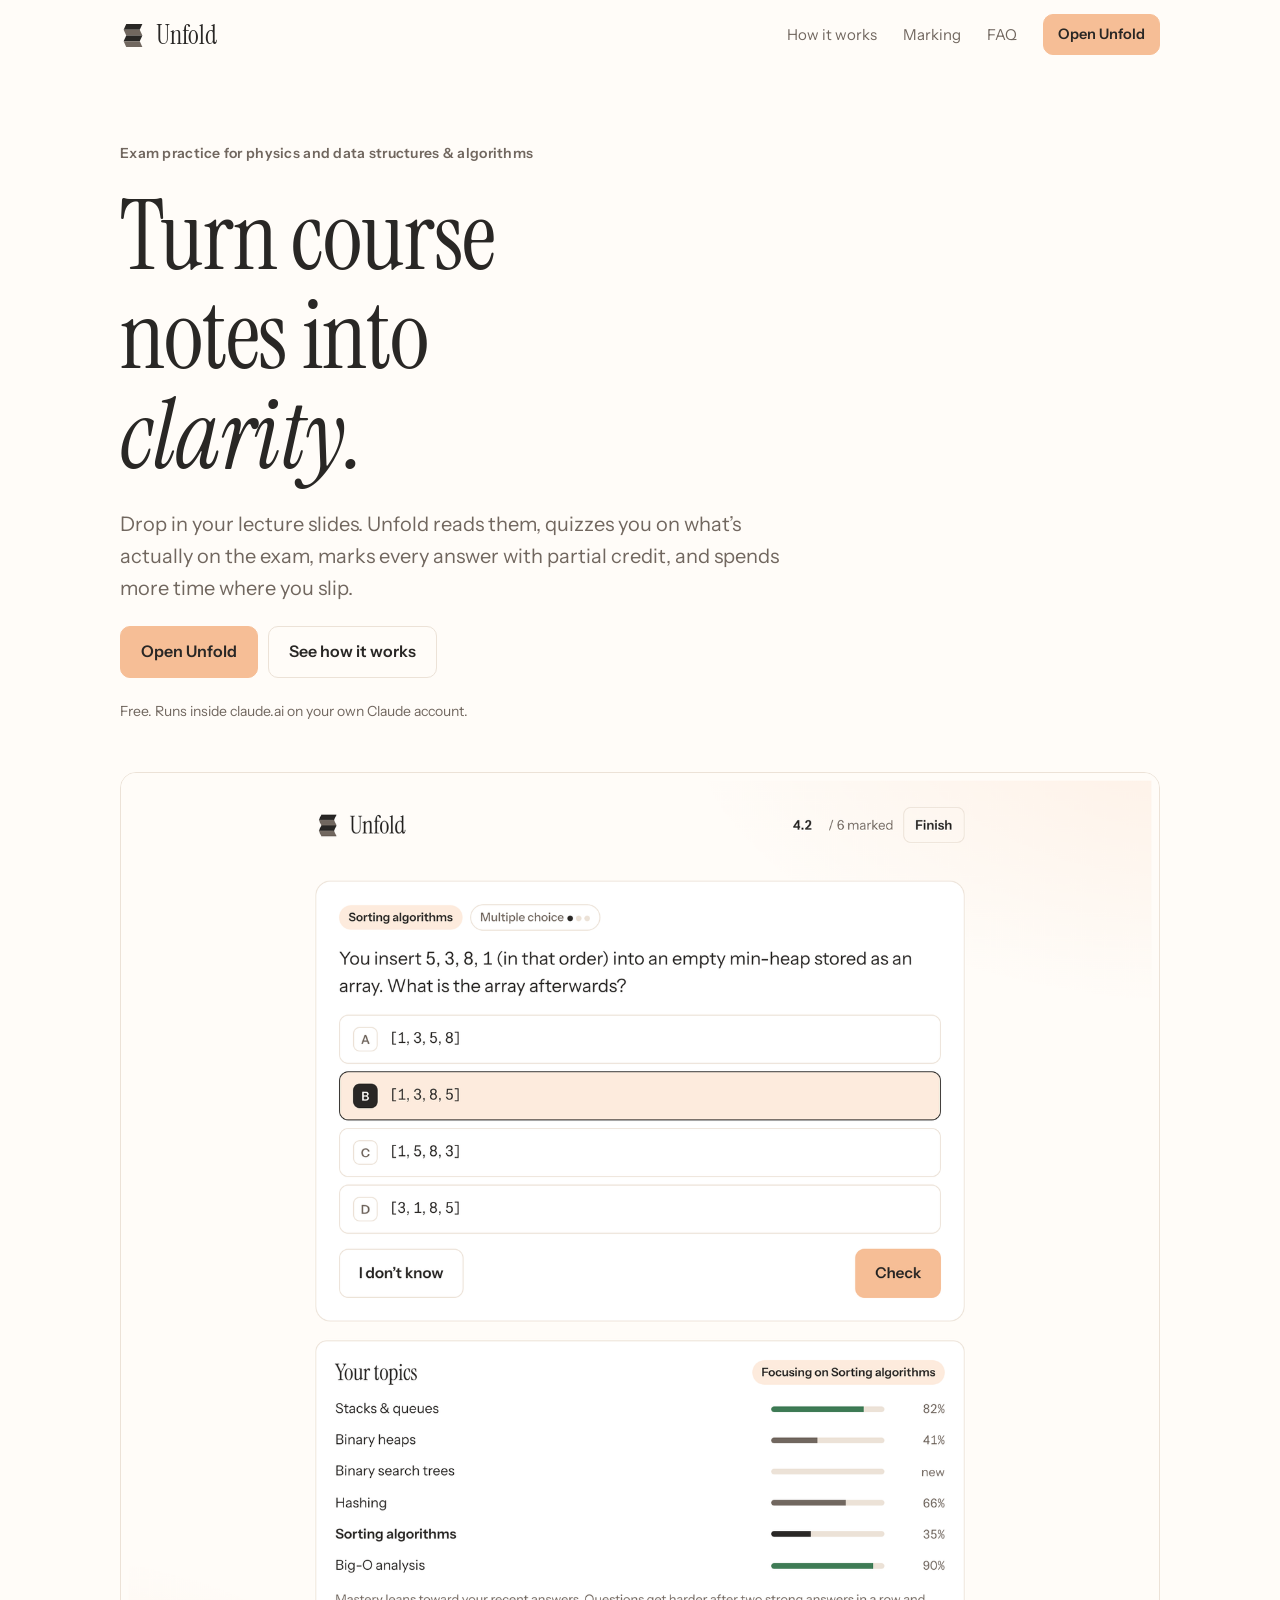
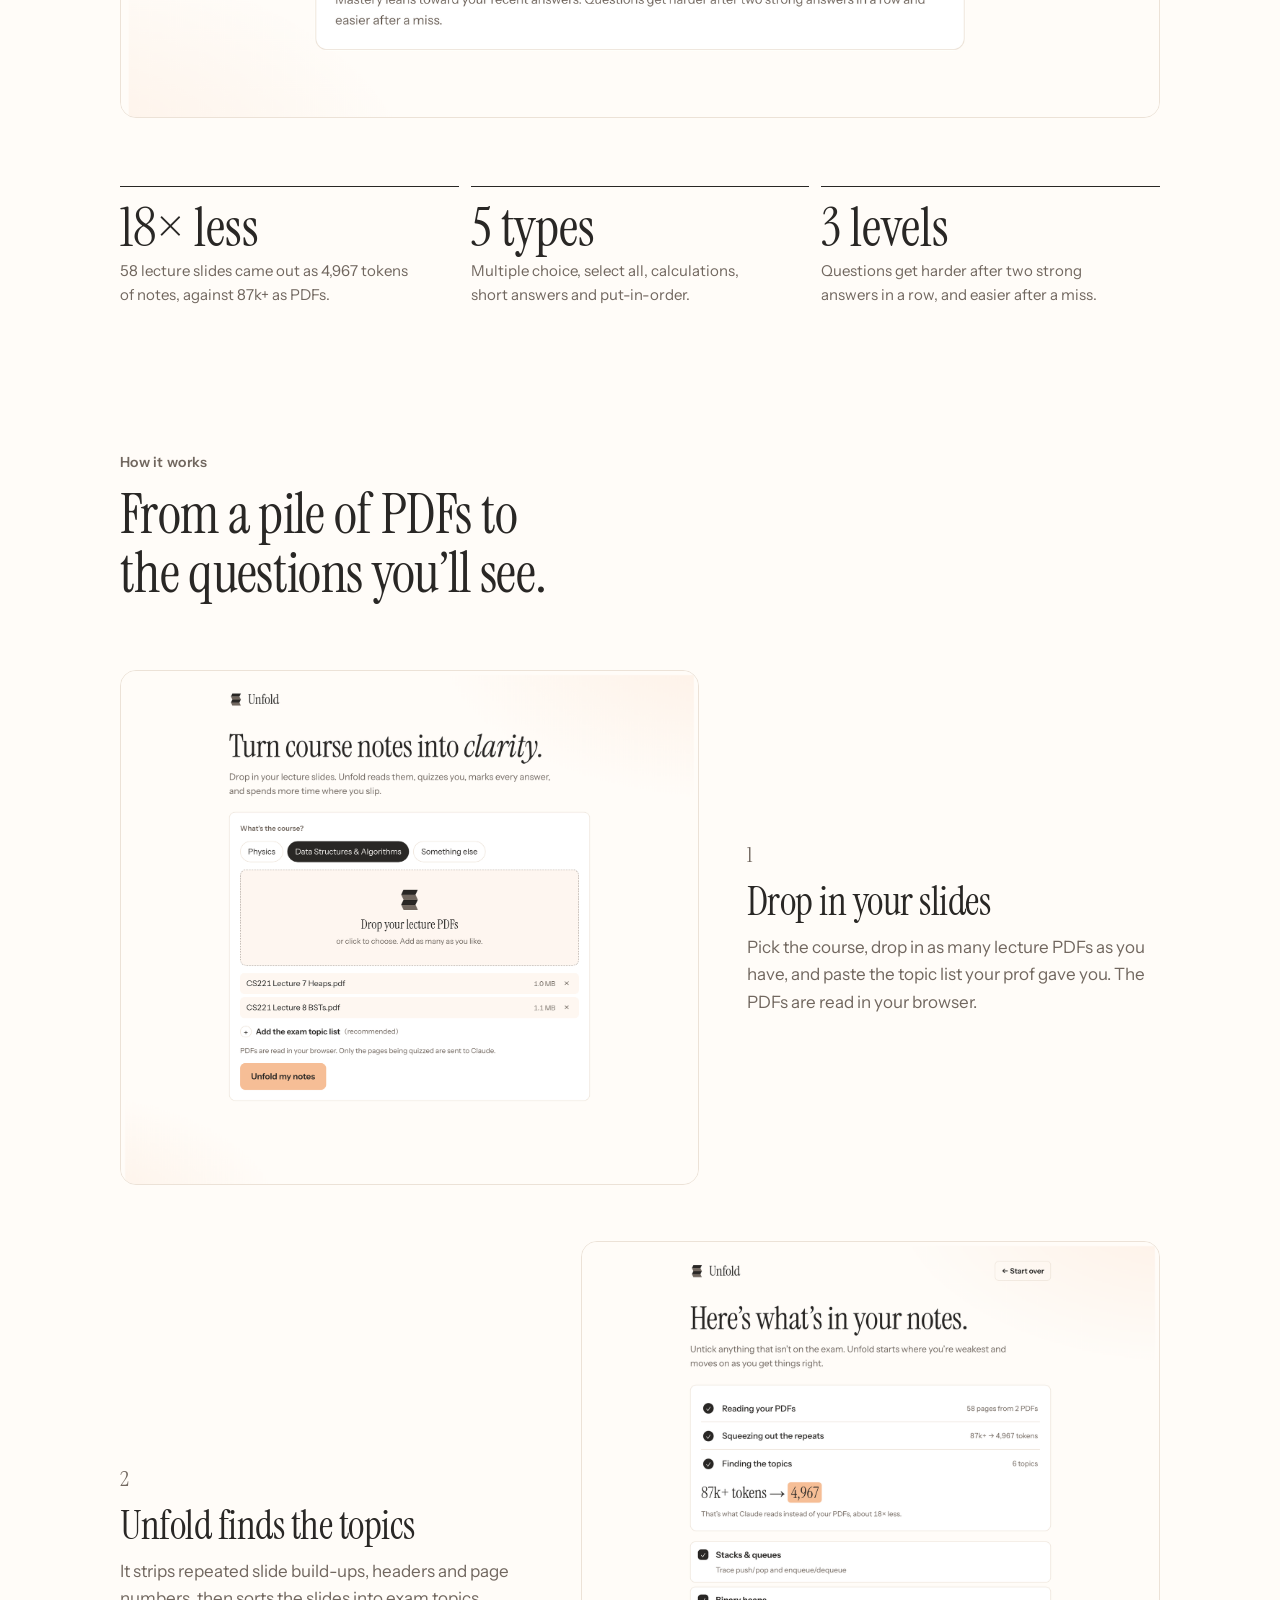
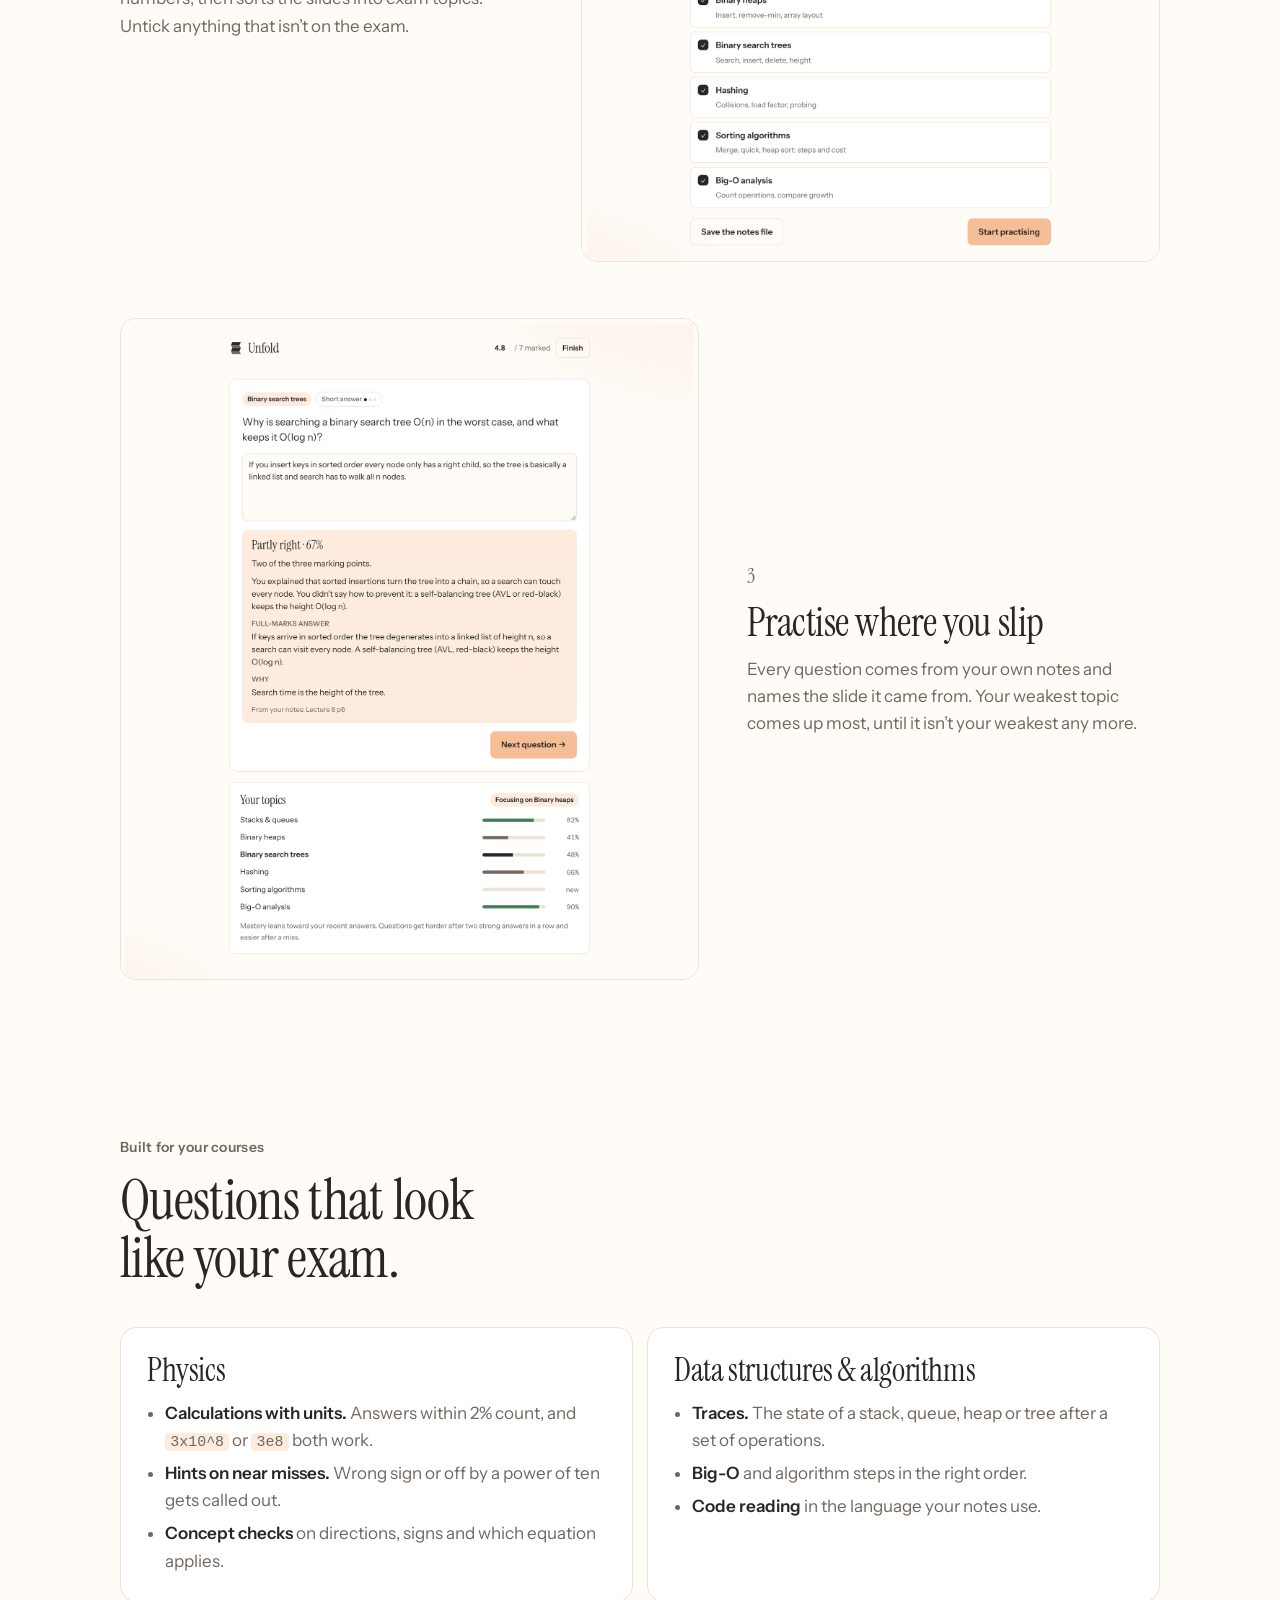
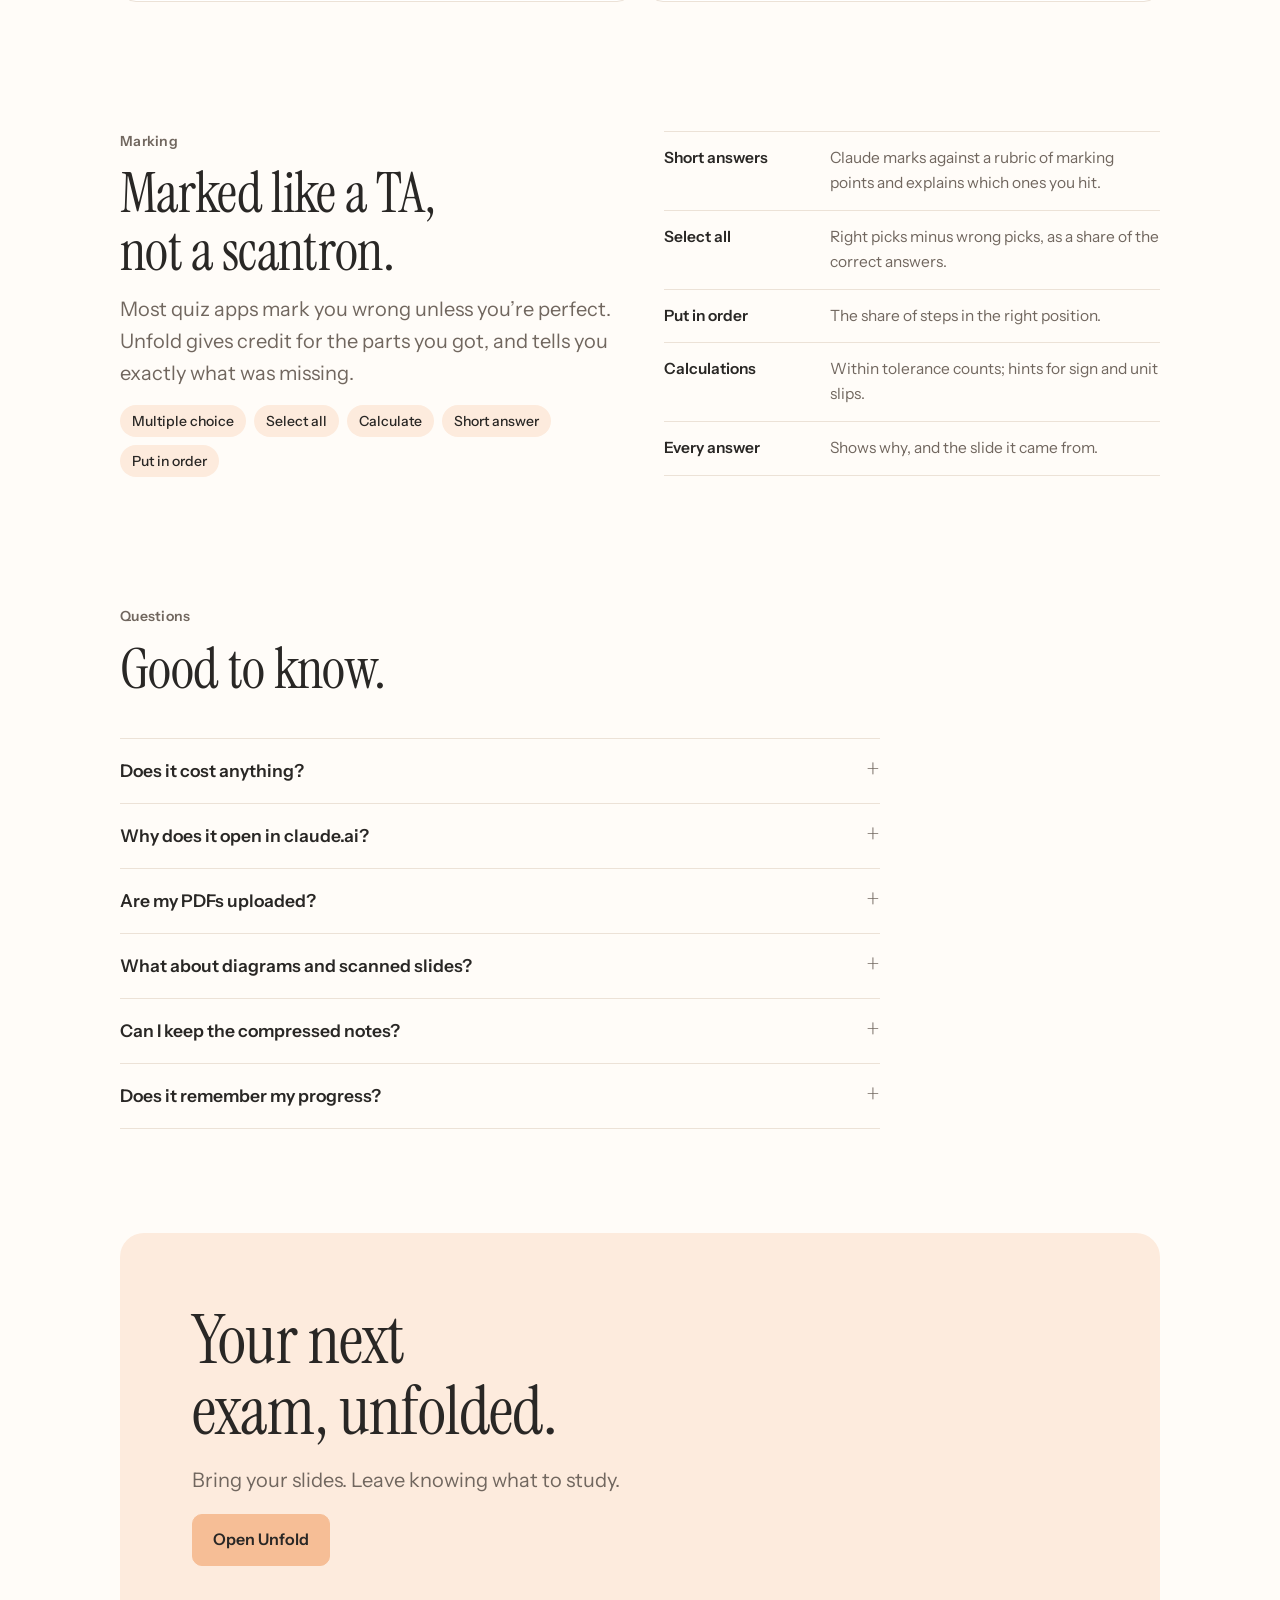
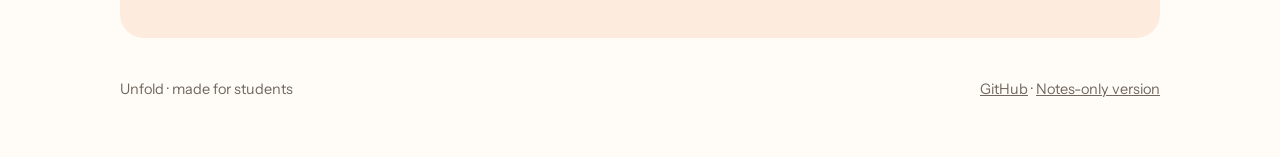
<file: index.html>
<!doctype html>
<html lang="en">
<head>
<meta charset="utf-8">
<meta name="viewport" content="width=device-width, initial-scale=1, viewport-fit=cover">
<title>Unfold</title>
<meta name="description" content="Drop in your lecture PDFs. Unfold finds the exam topics, quizzes you, marks every answer with partial credit, and spends more time where you slip.">
<link rel="icon" href="assets/favicon.svg" type="image/svg+xml">
<link rel="preconnect" href="https://fonts.googleapis.com">
<link rel="preconnect" href="https://fonts.gstatic.com" crossorigin>
<link rel="stylesheet" href="https://fonts.googleapis.com/css2?family=Instrument+Serif:ital@0;1&family=Instrument+Sans:wdth,wght@100,400;100,500;100,600&display=swap">
<style>
/* Layout: one scrolling page on paper with apricot undertones; 1080px content width; screenshots in plain frames, alternating sides. */
:root{
  --paper:#FFFCF8; --card:#FFFFFF; --apricot:#F6BE96; --tint:#FDEBDD; --ink:#292725; --muted:#71675F; --line:#ECE2D7;
  --on-apricot:#292725; --wash:rgba(253,235,221,.8);
  --f-display:"Instrument Serif",Georgia,"Times New Roman",serif;
  --f-text:"Instrument Sans",system-ui,-apple-system,"Segoe UI",sans-serif;
  color-scheme:light;
}
@media (prefers-color-scheme:dark){:root:not([data-theme="light"]){
  --paper:#1B1816; --card:#24201D; --apricot:#F6BE96; --tint:#33271F; --ink:#F2ECE5; --muted:#B4A89D; --line:#38312B; --wash:rgba(246,190,150,.07); color-scheme:dark}}
:root[data-theme="dark"]{
  --paper:#1B1816; --card:#24201D; --apricot:#F6BE96; --tint:#33271F; --ink:#F2ECE5; --muted:#B4A89D; --line:#38312B; --wash:rgba(246,190,150,.07); color-scheme:dark}
*{box-sizing:border-box}
html{scroll-behavior:smooth;background:var(--paper)}
body{margin:0;background:radial-gradient(1100px 620px at 100% -6%,var(--wash),transparent 62%),var(--paper);color:var(--ink);font:17px/1.6 var(--f-text);-webkit-font-smoothing:antialiased}
a{color:inherit}
img{max-width:100%;height:auto;display:block}
:focus-visible{outline:2px solid var(--ink);outline-offset:3px}
h1,h2,h3{font-family:var(--f-display);font-weight:400;letter-spacing:-.012em;line-height:1.04;margin:0;text-wrap:balance}
p{margin:0}
.wrap{max-width:1080px;margin:0 auto;padding-left:max(20px,env(safe-area-inset-left,0px));padding-right:max(20px,env(safe-area-inset-right,0px))}
.muted{color:var(--muted)}
code{font:.88em ui-monospace,"SF Mono",Menlo,monospace;background:var(--tint);border-radius:4px;padding:.05em .35em}

nav{position:sticky;top:0;z-index:5;background:color-mix(in srgb,var(--paper) 86%,transparent);backdrop-filter:blur(10px);-webkit-backdrop-filter:blur(10px);border-bottom:1px solid transparent;transition:border-color .2s}
nav.scrolled{border-bottom-color:var(--line)}
nav .wrap{display:flex;align-items:center;justify-content:space-between;gap:16px;padding-block:14px}
.brand{display:flex;align-items:center;gap:10px;font:400 26px/1 var(--f-display);text-decoration:none}
.brand svg{width:26px;height:26px}
.pa{fill:var(--ink)} .pb{fill:var(--muted)}
.links{display:flex;align-items:center;gap:26px;font-size:15px}
.links a{text-decoration:none;color:var(--muted)} .links a:hover{color:var(--ink)}
.btn{display:inline-flex;align-items:center;justify-content:center;gap:8px;border:1px solid var(--apricot);background:var(--apricot);color:var(--on-apricot)!important;border-radius:10px;padding:12px 20px;font-weight:600;font-size:16px;text-decoration:none;white-space:nowrap;transition:filter .15s}
.btn:hover{filter:brightness(1.04)}
.btn.ghost{background:transparent;border-color:var(--line);color:var(--ink)!important}
.btn.ghost:hover{background:var(--tint);filter:none}
.btn.small{padding:8px 14px;font-size:14.5px}
@media (max-width:720px){.links a:not(.btn){display:none}}

.hero{padding-block:72px 40px;display:grid;gap:22px;justify-items:start}
.eyebrow{font-size:14px;font-weight:600;color:var(--muted);letter-spacing:.02em}
.hero h1{font-size:clamp(48px,9vw,96px);max-width:12ch}
.hero h1 em{font-style:italic}
.lede{font-size:clamp(17px,2.2vw,20px);color:var(--muted);max-width:52ch}
.ctas{display:flex;gap:10px;flex-wrap:wrap}
.fine{font-size:14px;color:var(--muted)}
.shot{border:1px solid var(--line);border-radius:16px;overflow:hidden;background:var(--card)}
.hero-shot{margin-top:28px;width:100%}

.proof{display:grid;grid-template-columns:repeat(3,minmax(0,1fr));gap:12px;padding-block:28px 80px}
.proof div{border-top:1px solid var(--ink);padding-top:14px;display:grid;gap:4px}
.proof b{font:400 clamp(38px,5vw,54px)/1 var(--f-display);font-variant-numeric:tabular-nums}
.proof span{color:var(--muted);font-size:15px;max-width:30ch}
@media (max-width:640px){.proof{grid-template-columns:1fr;gap:22px}}

section{padding-block:64px}
.sec-head{display:grid;gap:12px;margin-bottom:40px;max-width:640px}
.sec-head h2{font-size:clamp(36px,5.4vw,56px)}
.step{display:grid;grid-template-columns:minmax(0,5fr) minmax(0,7fr);gap:48px;align-items:center;padding-block:28px}
.step:nth-of-type(even){grid-template-columns:minmax(0,7fr) minmax(0,5fr)}
.step:nth-of-type(even) .txt{order:2}
.step .txt{display:grid;gap:12px;min-width:0}
.step .n{font:400 22px var(--f-display);color:var(--muted)}
.step h3{font-size:clamp(30px,3.6vw,40px)}
.step p{color:var(--muted)}
@media (max-width:820px){.step,.step:nth-of-type(even){grid-template-columns:1fr;gap:20px}.step:nth-of-type(even) .txt{order:0}}

.two{display:grid;grid-template-columns:repeat(2,minmax(0,1fr));gap:14px}
@media (max-width:720px){.two{grid-template-columns:1fr}}
.card{background:var(--card);border:1px solid var(--line);border-radius:16px;padding:26px;display:grid;gap:12px;align-content:start;min-width:0}
.card h3{font-size:32px}
.card ul{margin:0;padding-left:18px;display:grid;gap:6px;color:var(--muted)}
.card li b{color:var(--ink);font-weight:600}
.types{display:flex;flex-wrap:wrap;gap:8px;margin-top:4px}
.types span{font-size:14px;font-weight:500;padding:5px 12px;border-radius:999px;background:var(--tint)}
.mark{display:grid;grid-template-columns:minmax(0,1fr) minmax(0,1fr);gap:48px;align-items:center}
@media (max-width:820px){.mark{grid-template-columns:1fr;gap:24px}}
.rows{display:grid;gap:0;border-top:1px solid var(--line)}
.rows div{display:grid;grid-template-columns:150px minmax(0,1fr);gap:16px;padding-block:14px;border-bottom:1px solid var(--line);font-size:15.5px}
.rows dt,.rows b{font-weight:600}
.rows span{color:var(--muted)}
@media (max-width:520px){.rows div{grid-template-columns:1fr;gap:2px}}

.faq{display:grid;gap:0;border-top:1px solid var(--line);max-width:760px}
.faq details{border-bottom:1px solid var(--line);padding-block:18px}
.faq summary{cursor:pointer;font-weight:600;font-size:17.5px;list-style:none;display:flex;justify-content:space-between;gap:16px}
.faq summary::-webkit-details-marker{display:none}
.faq summary::after{content:"+";font:400 26px/1 var(--f-display);color:var(--muted)}
.faq details[open] summary::after{content:"–"}
.faq p{margin-top:10px;color:var(--muted);max-width:62ch}

.end{margin-block:40px 0;background:var(--tint);border-radius:24px;padding:clamp(32px,6vw,72px);display:grid;gap:18px;justify-items:start}
.end h2{font-size:clamp(40px,6vw,68px);max-width:14ch}
footer .wrap{display:flex;justify-content:space-between;align-items:center;gap:16px;flex-wrap:wrap;padding-block:40px 56px;font-size:14.5px;color:var(--muted)}
footer a{color:var(--muted)}
@media (prefers-reduced-motion:reduce){html{scroll-behavior:auto}*{transition:none!important}}
</style>
</head>
<body>
<nav id="nav"><div class="wrap">
  <a class="brand" href="#top" aria-label="Unfold home"><svg viewBox="0 0 100 100" aria-hidden="true"><polygon class="pa" points="24,8 14,30 76,30 86,8"/><polygon class="pb" points="14,30 24,52 86,52 76,30"/><polygon class="pa" points="24,52 14,74 76,74 86,52"/><polygon class="pb" points="14,74 24,96 86,96 76,74"/></svg>Unfold</a>
  <div class="links"><a href="#how">How it works</a><a href="#marking">Marking</a><a href="#faq">FAQ</a><a class="btn small" href="https://claude.ai/artifact/V6E7BXJvt7WjDbUuwAQxpN">Open Unfold</a></div>
</div></nav>

<main id="top">
  <div class="wrap">
    <header class="hero">
      <span class="eyebrow">Exam practice for physics and data structures &amp; algorithms</span>
      <h1>Turn course notes into <em>clarity.</em></h1>
      <p class="lede">Drop in your lecture slides. Unfold reads them, quizzes you on what’s actually on the exam, marks every answer with partial credit, and spends more time where you slip.</p>
      <div class="ctas"><a class="btn" href="https://claude.ai/artifact/V6E7BXJvt7WjDbUuwAQxpN">Open Unfold</a><a class="btn ghost" href="#how">See how it works</a></div>
      <p class="fine">Free. Runs inside claude.ai on your own Claude account.</p>
      <img class="shot hero-shot" src="assets/quiz.png" width="1600" height="1455" alt="Unfold quiz screen: a multiple-choice question on binary heaps with the correct option selected, and a topic panel showing mastery per topic.">
    </header>

    <div class="proof">
      <div><b>18× less</b><span>58 lecture slides came out as 4,967 tokens of notes, against 87k+ as PDFs.</span></div>
      <div><b>5 types</b><span>Multiple choice, select all, calculations, short answers and put-in-order.</span></div>
      <div><b>3 levels</b><span>Questions get harder after two strong answers in a row, and easier after a miss.</span></div>
    </div>
  </div>

  <section id="how"><div class="wrap">
    <div class="sec-head"><span class="eyebrow">How it works</span><h2>From a pile of PDFs to the questions you’ll see.</h2></div>
    <div class="step"><div class="txt"><span class="n">1</span><h3>Drop in your slides</h3><p>Pick the course, drop in as many lecture PDFs as you have, and paste the topic list your prof gave you. The PDFs are read in your browser.</p></div>
      <img class="shot" src="assets/upload.png" width="1600" height="1425" alt="Upload screen with the course picker set to Data Structures and Algorithms and two lecture PDFs added." loading="lazy"></div>
    <div class="step"><div class="txt"><span class="n">2</span><h3>Unfold finds the topics</h3><p>It strips repeated slide build-ups, headers and page numbers, then sorts the slides into exam topics. Untick anything that isn’t on the exam.</p></div>
      <img class="shot" src="assets/topics.png" width="1600" height="1716" alt="Parsing results: three completed steps, 87k+ tokens squeezed to 4,967, and six topics with checkboxes." loading="lazy"></div>
    <div class="step"><div class="txt"><span class="n">3</span><h3>Practise where you slip</h3><p>Every question comes from your own notes and names the slide it came from. Your weakest topic comes up most, until it isn’t your weakest any more.</p></div>
      <img class="shot" src="assets/feedback.png" width="1600" height="1833" alt="A short-answer question on binary search trees marked partly right at 67 percent, with feedback, the full-marks answer and the source slide." loading="lazy"></div>
  </div></section>

  <section><div class="wrap">
    <div class="sec-head"><span class="eyebrow">Built for your courses</span><h2>Questions that look like your exam.</h2></div>
    <div class="two">
      <div class="card"><h3>Physics</h3><ul>
        <li><b>Calculations with units.</b> Answers within 2% count, and <code>3x10^8</code> or <code>3e8</code> both work.</li>
        <li><b>Hints on near misses.</b> Wrong sign or off by a power of ten gets called out.</li>
        <li><b>Concept checks</b> on directions, signs and which equation applies.</li></ul></div>
      <div class="card"><h3>Data structures &amp; algorithms</h3><ul>
        <li><b>Traces.</b> The state of a stack, queue, heap or tree after a set of operations.</li>
        <li><b>Big-O</b> and algorithm steps in the right order.</li>
        <li><b>Code reading</b> in the language your notes use.</li></ul></div>
    </div>
  </div></section>

  <section id="marking"><div class="wrap mark">
    <div class="sec-head" style="margin:0"><span class="eyebrow">Marking</span><h2>Marked like a TA, not a scantron.</h2>
      <p class="lede">Most quiz apps mark you wrong unless you’re perfect. Unfold gives credit for the parts you got, and tells you exactly what was missing.</p>
      <div class="types"><span>Multiple choice</span><span>Select all</span><span>Calculate</span><span>Short answer</span><span>Put in order</span></div></div>
    <div class="rows">
      <div><b>Short answers</b><span>Claude marks against a rubric of marking points and explains which ones you hit.</span></div>
      <div><b>Select all</b><span>Right picks minus wrong picks, as a share of the correct answers.</span></div>
      <div><b>Put in order</b><span>The share of steps in the right position.</span></div>
      <div><b>Calculations</b><span>Within tolerance counts; hints for sign and unit slips.</span></div>
      <div><b>Every answer</b><span>Shows why, and the slide it came from.</span></div>
    </div>
  </div></section>

  <section id="faq"><div class="wrap">
    <div class="sec-head"><span class="eyebrow">Questions</span><h2>Good to know.</h2></div>
    <div class="faq">
      <details><summary>Does it cost anything?</summary><p>Unfold is free. Questions and marking run on your own Claude account, so each batch of questions and each short-answer mark uses a little of your Claude usage.</p></details>
      <details><summary>Why does it open in claude.ai?</summary><p>That’s where it can ask Claude to write and mark questions for you. The first time, claude.ai asks whether Unfold may use Claude. Choose Allow.</p></details>
      <details><summary>Are my PDFs uploaded?</summary><p>No. The PDFs are read in your browser. Only the text of the slides being quizzed is sent to Claude, a few pages at a time.</p></details>
      <details><summary>What about diagrams and scanned slides?</summary><p>Unfold reads the text in a PDF. Slides that are only a picture, and scanned pages, come through empty, so check those yourself.</p></details>
      <details><summary>Can I keep the compressed notes?</summary><p>Yes. “Save the notes file” gives you one small Markdown file of all your slides, which you can give to Claude in any chat instead of the PDFs.</p></details>
      <details><summary>Does it remember my progress?</summary><p>Not yet. Progress lasts for the session; reloading starts fresh.</p></details>
    </div>
  </div></section>

  <div class="wrap"><div class="end"><h2>Your next exam, unfolded.</h2><p class="lede">Bring your slides. Leave knowing what to study.</p><a class="btn" href="https://claude.ai/artifact/V6E7BXJvt7WjDbUuwAQxpN">Open Unfold</a></div></div>
</main>

<footer><div class="wrap"><span>Unfold · made for students</span><span><a href="https://github.com/ShayJah/Unfold">GitHub</a> · <a href="app/">Notes-only version</a></span></div></footer>
<script>
const nav = document.getElementById('nav');
addEventListener('scroll', () => nav.classList.toggle('scrolled', scrollY > 8), { passive: true });
</script>
</body>
</html>
</file>
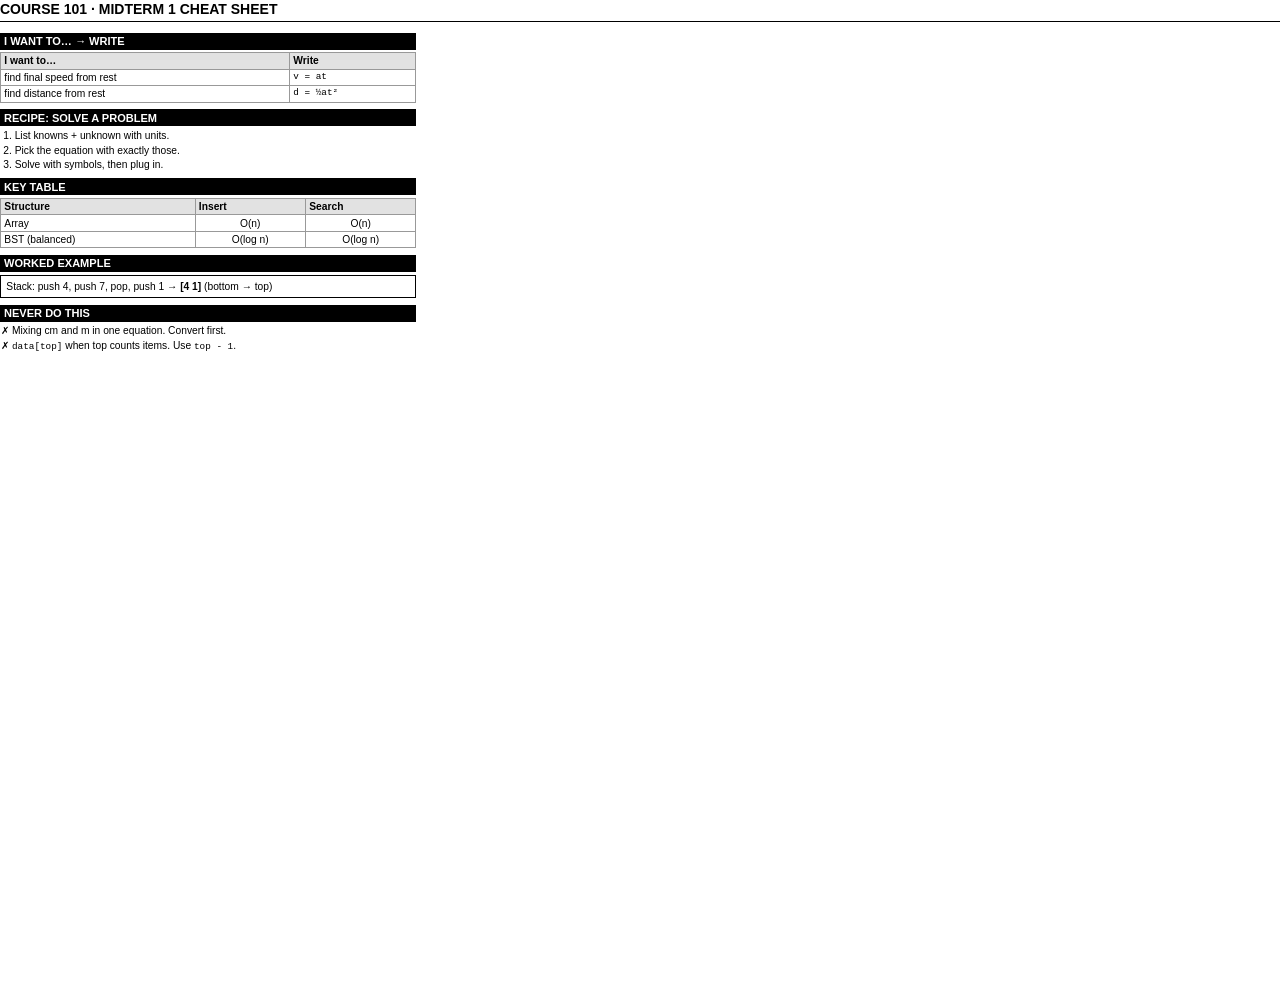
<file: templates/cheatsheet-template.html>
<!doctype html>
<html><head><meta charset="utf-8"><title>Cheat Sheet</title>
<style>
@page { size: letter; margin: 0.3in; }
* { box-sizing: border-box; }
body { margin: 0; font: 7.7pt/1.3 "Helvetica Neue", Helvetica, Arial, sans-serif; color: #000; }
.page { column-count: 3; column-gap: 0.16in; column-rule: 0.5pt solid #bbb; height: 10.4in; column-fill: auto; }
h1 { font-size: 10.5pt; margin: 0 0 3pt; column-span: all; border-bottom: 1.2pt solid #000; padding-bottom: 2pt; }
h2 { font-size: 8.3pt; margin: 5pt 0 2pt; background: #000; color: #fff; padding: 1pt 3pt; break-after: avoid; }
h3 { font-size: 7.7pt; margin: 3pt 0 1pt; break-after: avoid; }
p { margin: 0 0 2pt; }
ul { margin: 0 0 2pt; padding-left: 9pt; } li { margin: 0 0 1pt; }
.m, pre { font-family: Menlo, "SF Mono", Consolas, monospace; font-size: 7pt; }
pre { margin: 1pt 0 3pt; padding: 2pt 4pt; background: #efefef; border-left: 1.5pt solid #000; white-space: pre; break-inside: avoid; line-height: 1.25; }
table { border-collapse: collapse; width: 100%; margin: 1pt 0 3pt; break-inside: avoid; }
td, th { border: 0.4pt solid #999; padding: 0.8pt 2.5pt; vertical-align: top; text-align: left; }
th { background: #e2e2e2; }
.c { text-align: center; }
.box { border: 1pt solid #000; padding: 3pt 4pt; margin: 2pt 0 4pt; break-inside: avoid; }
.no li::marker { content: "✗ "; }
</style></head><body>
<div class="page">
<h1>COURSE 101 · MIDTERM 1 CHEAT SHEET</h1>

<h2>I WANT TO… → WRITE</h2>
<table><tr><th>I want to…</th><th>Write</th></tr>
<tr><td>find final speed from rest</td><td class="m">v = at</td></tr>
<tr><td>find distance from rest</td><td class="m">d = ½at²</td></tr></table>

<h2>RECIPE: SOLVE A PROBLEM</h2>
<ol style="margin:0 0 2pt;padding-left:11pt"><li>List knowns + unknown with units.</li><li>Pick the equation with exactly those.</li><li>Solve with symbols, then plug in.</li></ol>

<h2>KEY TABLE</h2>
<table><tr><th>Structure</th><th>Insert</th><th>Search</th></tr>
<tr><td>Array</td><td class="c">O(n)</td><td class="c">O(n)</td></tr>
<tr><td>BST (balanced)</td><td class="c">O(log n)</td><td class="c">O(log n)</td></tr></table>

<h2>WORKED EXAMPLE</h2>
<div class="box">Stack: push 4, push 7, pop, push 1 → <b>[4 1]</b> (bottom → top)</div>

<h2>NEVER DO THIS</h2>
<ul class="no"><li>Mixing cm and m in one equation. Convert first.</li><li><span class="m">data[top]</span> when top counts items. Use <span class="m">top - 1</span>.</li></ul>
</div>
</body></html>
</file>
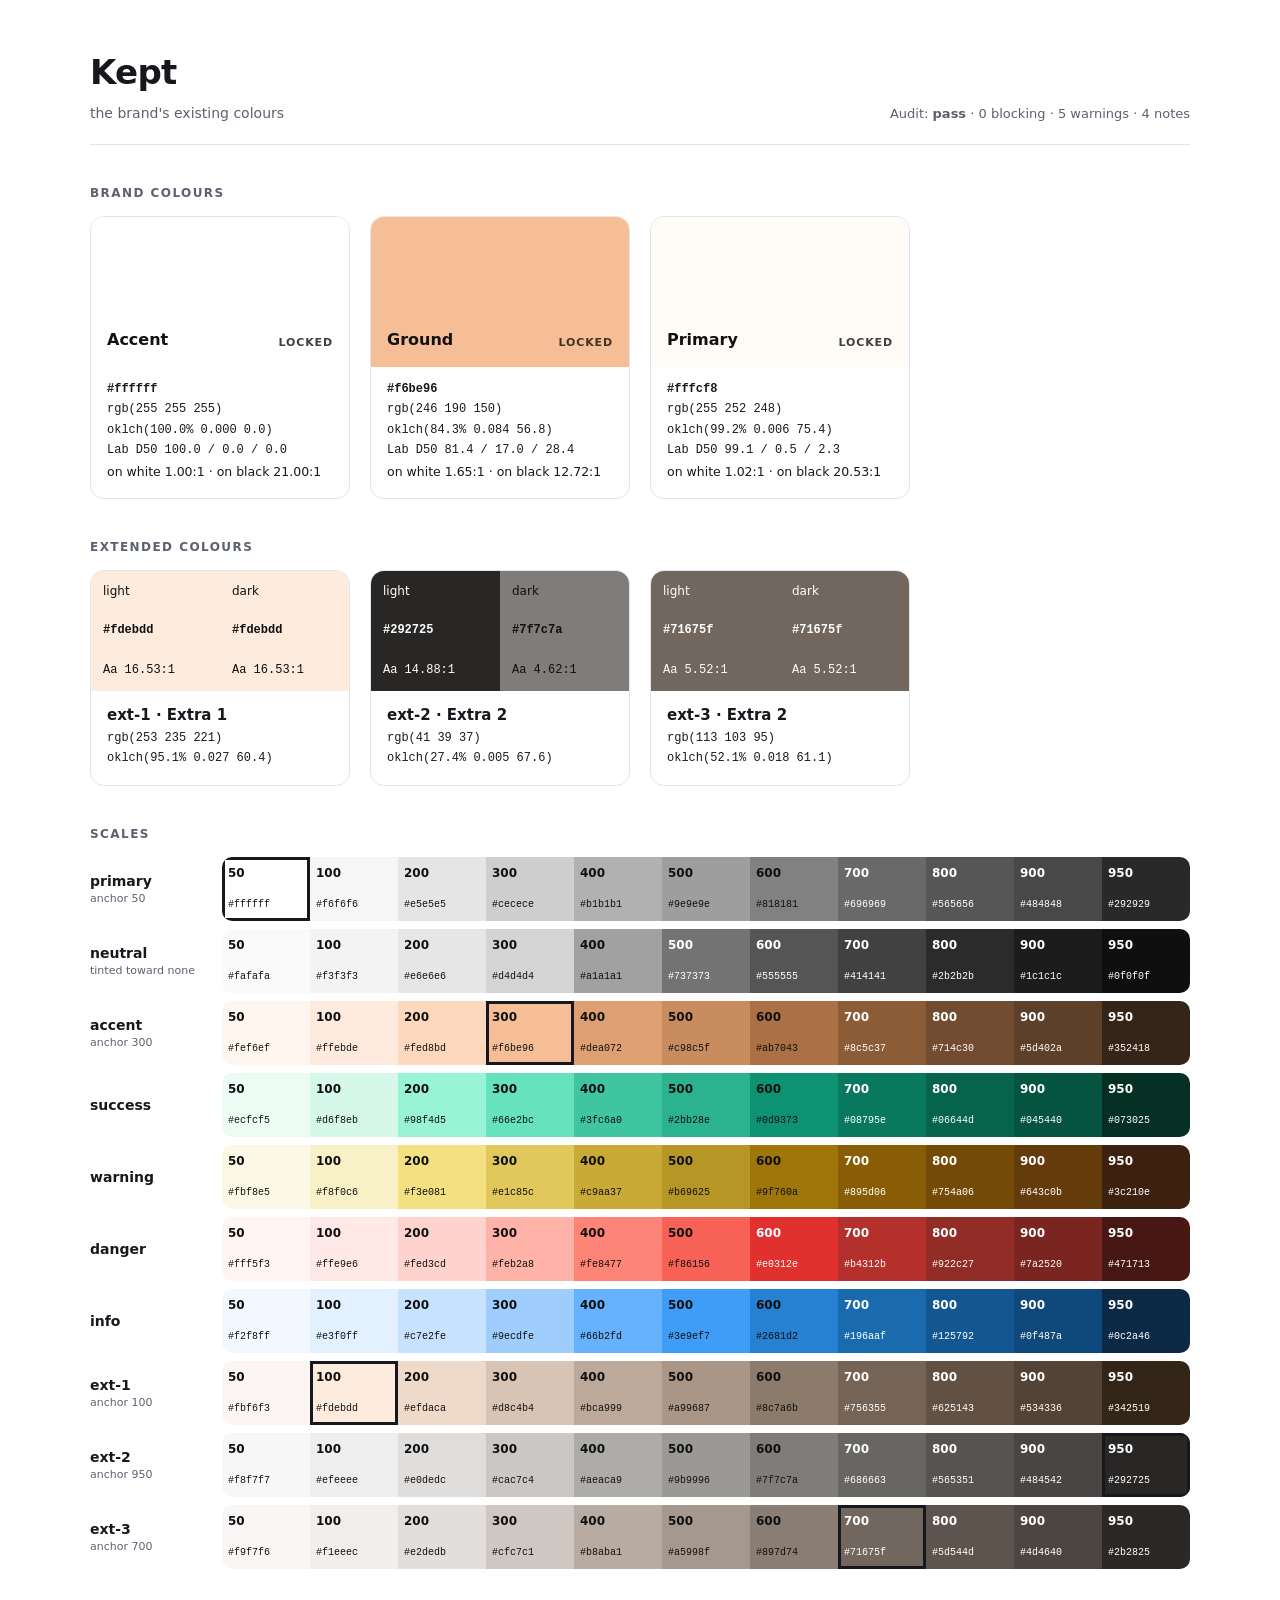
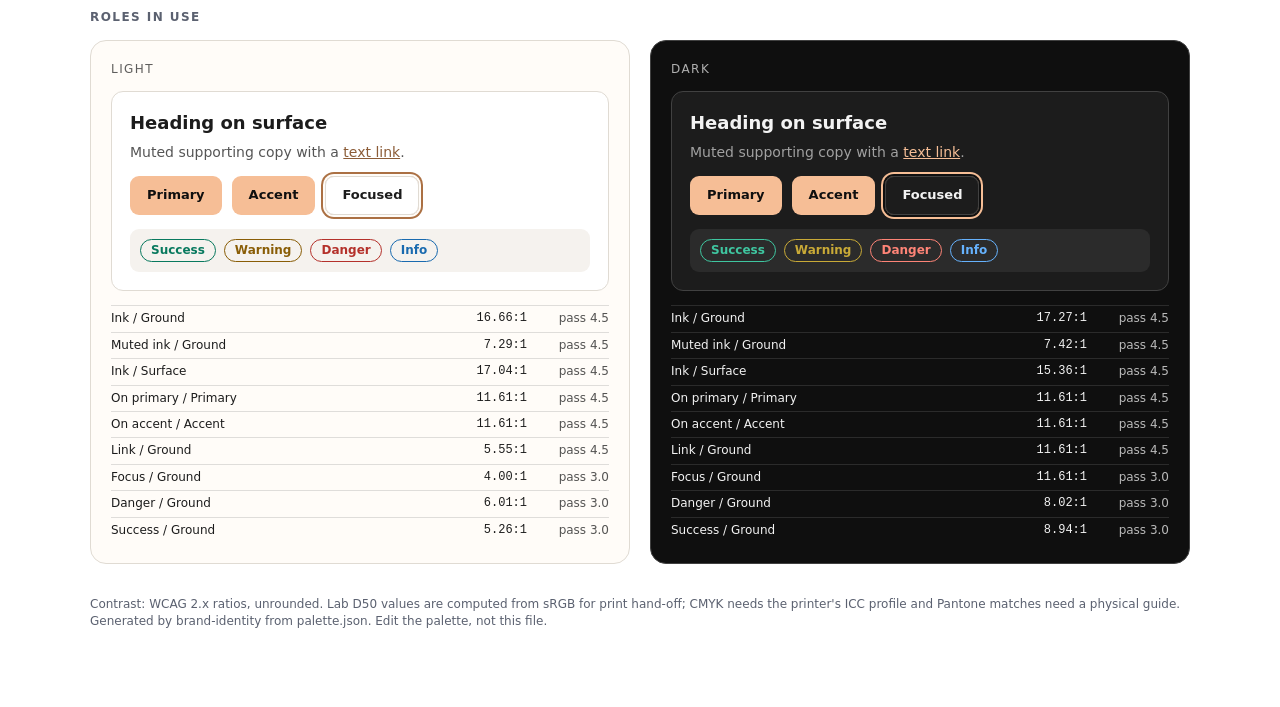
<file: brand/tokens/swatches.html>
<!doctype html>
<html lang="en"><head><meta charset="utf-8"><meta name="viewport" content="width=device-width,initial-scale=1">
<title>Kept swatches</title>
<style>
  :root { --ink:#16181d; --muted:#5b6170; --line:#e3e5ea; --paper:#ffffff; }
  * { box-sizing:border-box; }
  body { margin:0; background:var(--paper); color:var(--ink);
    font:14px/1.45 ui-sans-serif,system-ui,-apple-system,"Segoe UI",Roboto,"Helvetica Neue",Arial,sans-serif; }
  main { max-width:1180px; margin:0 auto; padding:48px 40px 64px; }
  header { display:flex; justify-content:space-between; align-items:flex-end; gap:24px;
    border-bottom:1px solid var(--line); padding-bottom:20px; margin-bottom:32px; }
  h1 { font-size:34px; letter-spacing:-0.02em; margin:0; }
  h2 { font-size:12px; letter-spacing:.12em; text-transform:uppercase; color:var(--muted); margin:40px 0 14px; }
  header p { margin:6px 0 0; color:var(--muted); max-width:640px; }
  .mono { font-family:ui-monospace,SFMono-Regular,Menlo,Consolas,monospace; font-size:12px; }
  .muted { color:var(--muted); }
  .audit { margin:0; font-size:13px; color:var(--muted); white-space:nowrap; }
  .brands { display:grid; grid-template-columns:repeat(auto-fill,minmax(240px,1fr)); gap:20px; }
  .brand { margin:0; border:1px solid var(--line); border-radius:14px; overflow:hidden; break-inside:avoid; }
  .brand .chip { height:150px; padding:16px; display:flex; justify-content:space-between; align-items:flex-end;
    font-weight:600; font-size:16px; }
  .brand em { font-style:normal; font-size:11px; letter-spacing:.08em; text-transform:uppercase; opacity:.8; }
  .ext-chip { display:grid; grid-template-columns:1fr 1fr; height:120px; }
  .ext-half { padding:12px; display:flex; flex-direction:column; justify-content:space-between; font-size:12px; }
  figcaption { display:flex; flex-direction:column; gap:3px; padding:14px 16px; font-size:12.5px; }
  figcaption b { font-size:15px; }
  .scale { display:grid; grid-template-columns:120px 1fr; gap:12px; align-items:stretch; margin-bottom:8px;
    break-inside:avoid; }
  .scale-name { font-weight:600; display:flex; flex-direction:column; justify-content:center; }
  .scale-name small { font-weight:400; color:var(--muted); font-size:11px; }
  .steps { display:grid; grid-template-columns:repeat(11,1fr); border-radius:10px; overflow:hidden; }
  .step { min-height:64px; padding:8px 6px; display:flex; flex-direction:column; justify-content:space-between;
    font-size:11px; }
  .step b { font-size:12px; }
  .step .mono { font-size:10px; }
  .step.anchor { outline:3px solid var(--ink); outline-offset:-3px; }
  .modes { display:grid; grid-template-columns:1fr 1fr; gap:20px; }
  .mode { border:1px solid; border-radius:16px; padding:20px; break-inside:avoid; }
  .mode-head { font-size:12px; letter-spacing:.12em; text-transform:uppercase; opacity:.7; margin-bottom:12px; }
  .card { border:1px solid; border-radius:12px; padding:18px; }
  .card h4 { margin:0 0 6px; font-size:18px; }
  .card p { margin:0 0 14px; }
  .card a { text-decoration:underline; }
  .btns { display:flex; gap:10px; flex-wrap:wrap; margin-bottom:14px; }
  .btn { padding:9px 16px; border-radius:9px; font-weight:600; font-size:13px; border:1px solid transparent; }
  .btn.ghost { background:transparent; }
  .alt { border-radius:9px; padding:10px; display:flex; gap:8px; flex-wrap:wrap; }
  .badge { border:1.5px solid; border-radius:999px; padding:2px 10px; font-size:12px; font-weight:600; }
  .pairs { width:100%; border-collapse:collapse; margin-top:14px; font-size:12px; }
  .pairs td { padding:4px 0; border-top:1px solid rgba(127,127,127,.25); }
  .pairs td:nth-child(2) { text-align:right; padding-right:12px; }
  .pairs td:last-child { text-align:right; width:70px; }
  .ok { opacity:.75; }
  .bad { color:#c4001a; font-weight:700; background:#fff; border-radius:4px; }
  @media (max-width:760px) { main { padding:28px 16px; } .modes { grid-template-columns:1fr; }
    .scale { grid-template-columns:1fr; } .step .mono { display:none; } header { flex-direction:column;
    align-items:flex-start; } }
  @media print { main { padding:0; } body { -webkit-print-color-adjust:exact; print-color-adjust:exact; } }
</style></head>
<body><main>
<header><div><h1>Kept</h1><p>the brand&#x27;s existing colours</p></div><p class=audit>Audit: <b>pass</b> · 0 blocking · 5 warnings · 4 notes</p></header>
<h2>Brand colours</h2>
<section class="brands">
<figure class="brand">
  <div class="chip" style="background:#ffffff;color:#111111"><span>Accent</span>
    <em>locked</em></div>
  <figcaption><b class=mono>#ffffff</b><span class=mono>rgb(255 255 255)</span><span class=mono>oklch(100.0% 0.000 0.0)</span>
    <span class=mono>Lab D50 100.0 / 0.0 / 0.0</span>
    <span>on white 1.00:1 · on black 21.00:1</span><span class=muted></span>
  </figcaption>
</figure>
<figure class="brand">
  <div class="chip" style="background:#f6be96;color:#111111"><span>Ground</span>
    <em>locked</em></div>
  <figcaption><b class=mono>#f6be96</b><span class=mono>rgb(246 190 150)</span><span class=mono>oklch(84.3% 0.084 56.8)</span>
    <span class=mono>Lab D50 81.4 / 17.0 / 28.4</span>
    <span>on white 1.65:1 · on black 12.72:1</span><span class=muted></span>
  </figcaption>
</figure>
<figure class="brand">
  <div class="chip" style="background:#fffcf8;color:#111111"><span>Primary</span>
    <em>locked</em></div>
  <figcaption><b class=mono>#fffcf8</b><span class=mono>rgb(255 252 248)</span><span class=mono>oklch(99.2% 0.006 75.4)</span>
    <span class=mono>Lab D50 99.1 / 0.5 / 2.3</span>
    <span>on white 1.02:1 · on black 20.53:1</span><span class=muted></span>
  </figcaption>
</figure></section>
<h2>Extended colours</h2>
<section class="brands">
<figure class="brand">
  <div class="ext-chip"><div class='ext-half' style='background:#fdebdd;color:#0f0f0f'><span>light</span><b class=mono>#fdebdd</b><span class=mono>Aa 16.53:1</span></div><div class='ext-half' style='background:#fdebdd;color:#0f0f0f'><span>dark</span><b class=mono>#fdebdd</b><span class=mono>Aa 16.53:1</span></div></div>
  <figcaption><b>ext-1 · Extra 1</b><span class=mono>rgb(253 235 221)</span>
    <span class=mono>oklch(95.1% 0.027 60.4)</span><span class=muted></span></figcaption>
</figure>
<figure class="brand">
  <div class="ext-chip"><div class='ext-half' style='background:#292725;color:#ffffff'><span>light</span><b class=mono>#292725</b><span class=mono>Aa 14.88:1</span></div><div class='ext-half' style='background:#7f7c7a;color:#0f0f0f'><span>dark</span><b class=mono>#7f7c7a</b><span class=mono>Aa 4.62:1</span></div></div>
  <figcaption><b>ext-2 · Extra 2</b><span class=mono>rgb(41 39 37)</span>
    <span class=mono>oklch(27.4% 0.005 67.6)</span><span class=muted></span></figcaption>
</figure>
<figure class="brand">
  <div class="ext-chip"><div class='ext-half' style='background:#71675f;color:#ffffff'><span>light</span><b class=mono>#71675f</b><span class=mono>Aa 5.52:1</span></div><div class='ext-half' style='background:#71675f;color:#ffffff'><span>dark</span><b class=mono>#71675f</b><span class=mono>Aa 5.52:1</span></div></div>
  <figcaption><b>ext-3 · Extra 2</b><span class=mono>rgb(113 103 95)</span>
    <span class=mono>oklch(52.1% 0.018 61.1)</span><span class=muted></span></figcaption>
</figure></section>
<h2>Scales</h2>
<section><div class=scale><div class=scale-name>primary<small>anchor 50</small></div><div class=steps><div class='step anchor' style='background:#ffffff;color:#111111'><b>50</b><span class=mono>#ffffff</span></div><div class='step' style='background:#f6f6f6;color:#111111'><b>100</b><span class=mono>#f6f6f6</span></div><div class='step' style='background:#e5e5e5;color:#111111'><b>200</b><span class=mono>#e5e5e5</span></div><div class='step' style='background:#cecece;color:#111111'><b>300</b><span class=mono>#cecece</span></div><div class='step' style='background:#b1b1b1;color:#111111'><b>400</b><span class=mono>#b1b1b1</span></div><div class='step' style='background:#9e9e9e;color:#111111'><b>500</b><span class=mono>#9e9e9e</span></div><div class='step' style='background:#818181;color:#111111'><b>600</b><span class=mono>#818181</span></div><div class='step' style='background:#696969;color:#ffffff'><b>700</b><span class=mono>#696969</span></div><div class='step' style='background:#565656;color:#ffffff'><b>800</b><span class=mono>#565656</span></div><div class='step' style='background:#484848;color:#ffffff'><b>900</b><span class=mono>#484848</span></div><div class='step' style='background:#292929;color:#ffffff'><b>950</b><span class=mono>#292929</span></div></div></div><div class=scale><div class=scale-name>neutral<small>tinted toward none</small></div><div class=steps><div class='step' style='background:#fafafa;color:#111111'><b>50</b><span class=mono>#fafafa</span></div><div class='step' style='background:#f3f3f3;color:#111111'><b>100</b><span class=mono>#f3f3f3</span></div><div class='step' style='background:#e6e6e6;color:#111111'><b>200</b><span class=mono>#e6e6e6</span></div><div class='step' style='background:#d4d4d4;color:#111111'><b>300</b><span class=mono>#d4d4d4</span></div><div class='step' style='background:#a1a1a1;color:#111111'><b>400</b><span class=mono>#a1a1a1</span></div><div class='step' style='background:#737373;color:#ffffff'><b>500</b><span class=mono>#737373</span></div><div class='step' style='background:#555555;color:#ffffff'><b>600</b><span class=mono>#555555</span></div><div class='step' style='background:#414141;color:#ffffff'><b>700</b><span class=mono>#414141</span></div><div class='step' style='background:#2b2b2b;color:#ffffff'><b>800</b><span class=mono>#2b2b2b</span></div><div class='step' style='background:#1c1c1c;color:#ffffff'><b>900</b><span class=mono>#1c1c1c</span></div><div class='step' style='background:#0f0f0f;color:#ffffff'><b>950</b><span class=mono>#0f0f0f</span></div></div></div><div class=scale><div class=scale-name>accent<small>anchor 300</small></div><div class=steps><div class='step' style='background:#fef6ef;color:#111111'><b>50</b><span class=mono>#fef6ef</span></div><div class='step' style='background:#ffebde;color:#111111'><b>100</b><span class=mono>#ffebde</span></div><div class='step' style='background:#fed8bd;color:#111111'><b>200</b><span class=mono>#fed8bd</span></div><div class='step anchor' style='background:#f6be96;color:#111111'><b>300</b><span class=mono>#f6be96</span></div><div class='step' style='background:#dea072;color:#111111'><b>400</b><span class=mono>#dea072</span></div><div class='step' style='background:#c98c5f;color:#111111'><b>500</b><span class=mono>#c98c5f</span></div><div class='step' style='background:#ab7043;color:#111111'><b>600</b><span class=mono>#ab7043</span></div><div class='step' style='background:#8c5c37;color:#ffffff'><b>700</b><span class=mono>#8c5c37</span></div><div class='step' style='background:#714c30;color:#ffffff'><b>800</b><span class=mono>#714c30</span></div><div class='step' style='background:#5d402a;color:#ffffff'><b>900</b><span class=mono>#5d402a</span></div><div class='step' style='background:#352418;color:#ffffff'><b>950</b><span class=mono>#352418</span></div></div></div><div class=scale><div class=scale-name>success<small></small></div><div class=steps><div class='step' style='background:#ecfcf5;color:#111111'><b>50</b><span class=mono>#ecfcf5</span></div><div class='step' style='background:#d6f8eb;color:#111111'><b>100</b><span class=mono>#d6f8eb</span></div><div class='step' style='background:#98f4d5;color:#111111'><b>200</b><span class=mono>#98f4d5</span></div><div class='step' style='background:#66e2bc;color:#111111'><b>300</b><span class=mono>#66e2bc</span></div><div class='step' style='background:#3fc6a0;color:#111111'><b>400</b><span class=mono>#3fc6a0</span></div><div class='step' style='background:#2bb28e;color:#111111'><b>500</b><span class=mono>#2bb28e</span></div><div class='step' style='background:#0d9373;color:#111111'><b>600</b><span class=mono>#0d9373</span></div><div class='step' style='background:#08795e;color:#ffffff'><b>700</b><span class=mono>#08795e</span></div><div class='step' style='background:#06644d;color:#ffffff'><b>800</b><span class=mono>#06644d</span></div><div class='step' style='background:#045440;color:#ffffff'><b>900</b><span class=mono>#045440</span></div><div class='step' style='background:#073025;color:#ffffff'><b>950</b><span class=mono>#073025</span></div></div></div><div class=scale><div class=scale-name>warning<small></small></div><div class=steps><div class='step' style='background:#fbf8e5;color:#111111'><b>50</b><span class=mono>#fbf8e5</span></div><div class='step' style='background:#f8f0c6;color:#111111'><b>100</b><span class=mono>#f8f0c6</span></div><div class='step' style='background:#f3e081;color:#111111'><b>200</b><span class=mono>#f3e081</span></div><div class='step' style='background:#e1c85c;color:#111111'><b>300</b><span class=mono>#e1c85c</span></div><div class='step' style='background:#c9aa37;color:#111111'><b>400</b><span class=mono>#c9aa37</span></div><div class='step' style='background:#b69625;color:#111111'><b>500</b><span class=mono>#b69625</span></div><div class='step' style='background:#9f760a;color:#111111'><b>600</b><span class=mono>#9f760a</span></div><div class='step' style='background:#895d06;color:#ffffff'><b>700</b><span class=mono>#895d06</span></div><div class='step' style='background:#754a06;color:#ffffff'><b>800</b><span class=mono>#754a06</span></div><div class='step' style='background:#643c0b;color:#ffffff'><b>900</b><span class=mono>#643c0b</span></div><div class='step' style='background:#3c210e;color:#ffffff'><b>950</b><span class=mono>#3c210e</span></div></div></div><div class=scale><div class=scale-name>danger<small></small></div><div class=steps><div class='step' style='background:#fff5f3;color:#111111'><b>50</b><span class=mono>#fff5f3</span></div><div class='step' style='background:#ffe9e6;color:#111111'><b>100</b><span class=mono>#ffe9e6</span></div><div class='step' style='background:#fed3cd;color:#111111'><b>200</b><span class=mono>#fed3cd</span></div><div class='step' style='background:#feb2a8;color:#111111'><b>300</b><span class=mono>#feb2a8</span></div><div class='step' style='background:#fe8477;color:#111111'><b>400</b><span class=mono>#fe8477</span></div><div class='step' style='background:#f86156;color:#111111'><b>500</b><span class=mono>#f86156</span></div><div class='step' style='background:#e0312e;color:#ffffff'><b>600</b><span class=mono>#e0312e</span></div><div class='step' style='background:#b4312b;color:#ffffff'><b>700</b><span class=mono>#b4312b</span></div><div class='step' style='background:#922c27;color:#ffffff'><b>800</b><span class=mono>#922c27</span></div><div class='step' style='background:#7a2520;color:#ffffff'><b>900</b><span class=mono>#7a2520</span></div><div class='step' style='background:#471713;color:#ffffff'><b>950</b><span class=mono>#471713</span></div></div></div><div class=scale><div class=scale-name>info<small></small></div><div class=steps><div class='step' style='background:#f2f8ff;color:#111111'><b>50</b><span class=mono>#f2f8ff</span></div><div class='step' style='background:#e3f0ff;color:#111111'><b>100</b><span class=mono>#e3f0ff</span></div><div class='step' style='background:#c7e2fe;color:#111111'><b>200</b><span class=mono>#c7e2fe</span></div><div class='step' style='background:#9ecdfe;color:#111111'><b>300</b><span class=mono>#9ecdfe</span></div><div class='step' style='background:#66b2fd;color:#111111'><b>400</b><span class=mono>#66b2fd</span></div><div class='step' style='background:#3e9ef7;color:#111111'><b>500</b><span class=mono>#3e9ef7</span></div><div class='step' style='background:#2681d2;color:#111111'><b>600</b><span class=mono>#2681d2</span></div><div class='step' style='background:#196aaf;color:#ffffff'><b>700</b><span class=mono>#196aaf</span></div><div class='step' style='background:#125792;color:#ffffff'><b>800</b><span class=mono>#125792</span></div><div class='step' style='background:#0f487a;color:#ffffff'><b>900</b><span class=mono>#0f487a</span></div><div class='step' style='background:#0c2a46;color:#ffffff'><b>950</b><span class=mono>#0c2a46</span></div></div></div><div class=scale><div class=scale-name>ext-1<small>anchor 100</small></div><div class=steps><div class='step' style='background:#fbf6f3;color:#111111'><b>50</b><span class=mono>#fbf6f3</span></div><div class='step anchor' style='background:#fdebdd;color:#111111'><b>100</b><span class=mono>#fdebdd</span></div><div class='step' style='background:#efdaca;color:#111111'><b>200</b><span class=mono>#efdaca</span></div><div class='step' style='background:#d8c4b4;color:#111111'><b>300</b><span class=mono>#d8c4b4</span></div><div class='step' style='background:#bca999;color:#111111'><b>400</b><span class=mono>#bca999</span></div><div class='step' style='background:#a99687;color:#111111'><b>500</b><span class=mono>#a99687</span></div><div class='step' style='background:#8c7a6b;color:#111111'><b>600</b><span class=mono>#8c7a6b</span></div><div class='step' style='background:#756355;color:#ffffff'><b>700</b><span class=mono>#756355</span></div><div class='step' style='background:#625143;color:#ffffff'><b>800</b><span class=mono>#625143</span></div><div class='step' style='background:#534336;color:#ffffff'><b>900</b><span class=mono>#534336</span></div><div class='step' style='background:#342519;color:#ffffff'><b>950</b><span class=mono>#342519</span></div></div></div><div class=scale><div class=scale-name>ext-2<small>anchor 950</small></div><div class=steps><div class='step' style='background:#f8f7f7;color:#111111'><b>50</b><span class=mono>#f8f7f7</span></div><div class='step' style='background:#efeeee;color:#111111'><b>100</b><span class=mono>#efeeee</span></div><div class='step' style='background:#e0dedc;color:#111111'><b>200</b><span class=mono>#e0dedc</span></div><div class='step' style='background:#cac7c4;color:#111111'><b>300</b><span class=mono>#cac7c4</span></div><div class='step' style='background:#aeaca9;color:#111111'><b>400</b><span class=mono>#aeaca9</span></div><div class='step' style='background:#9b9996;color:#111111'><b>500</b><span class=mono>#9b9996</span></div><div class='step' style='background:#7f7c7a;color:#111111'><b>600</b><span class=mono>#7f7c7a</span></div><div class='step' style='background:#686663;color:#ffffff'><b>700</b><span class=mono>#686663</span></div><div class='step' style='background:#565351;color:#ffffff'><b>800</b><span class=mono>#565351</span></div><div class='step' style='background:#484542;color:#ffffff'><b>900</b><span class=mono>#484542</span></div><div class='step anchor' style='background:#292725;color:#ffffff'><b>950</b><span class=mono>#292725</span></div></div></div><div class=scale><div class=scale-name>ext-3<small>anchor 700</small></div><div class=steps><div class='step' style='background:#f9f7f6;color:#111111'><b>50</b><span class=mono>#f9f7f6</span></div><div class='step' style='background:#f1eeec;color:#111111'><b>100</b><span class=mono>#f1eeec</span></div><div class='step' style='background:#e2dedb;color:#111111'><b>200</b><span class=mono>#e2dedb</span></div><div class='step' style='background:#cfc7c1;color:#111111'><b>300</b><span class=mono>#cfc7c1</span></div><div class='step' style='background:#b8aba1;color:#111111'><b>400</b><span class=mono>#b8aba1</span></div><div class='step' style='background:#a5998f;color:#111111'><b>500</b><span class=mono>#a5998f</span></div><div class='step' style='background:#897d74;color:#111111'><b>600</b><span class=mono>#897d74</span></div><div class='step anchor' style='background:#71675f;color:#ffffff'><b>700</b><span class=mono>#71675f</span></div><div class='step' style='background:#5d544d;color:#ffffff'><b>800</b><span class=mono>#5d544d</span></div><div class='step' style='background:#4d4640;color:#ffffff'><b>900</b><span class=mono>#4d4640</span></div><div class='step' style='background:#2b2825;color:#ffffff'><b>950</b><span class=mono>#2b2825</span></div></div></div></section>
<h2>Roles in use</h2>
<section class="modes">
<div class="mode" style="background:#fffcf8;color:#1c1c1c;border-color:#e0dbd3">
  <div class="mode-head"><span>light</span></div>
  <div class="card" style="background:#ffffff;border-color:#e0dbd3">
    <h4 style="color:#1c1c1c">Heading on surface</h4>
    <p style="color:#555555">Muted supporting copy with a <a style="color:#8c5c37">text link</a>.</p>
    <div class="btns">
      <span class="btn" style="background:#f6be96;color:#0f0f0f">Primary</span>
      <span class="btn" style="background:#f6be96;color:#0f0f0f">Accent</span>
      <span class="btn ghost" style="color:#1c1c1c;border-color:#e0dbd3;
        box-shadow:0 0 0 2px #fffcf8,0 0 0 4px #ab7043">Focused</span>
    </div>
    <div class="alt" style="background:#f5f2ee"><span class=badge style='color:#08795e;border-color:#08795e'>Success</span><span class=badge style='color:#895d06;border-color:#895d06'>Warning</span><span class=badge style='color:#b4312b;border-color:#b4312b'>Danger</span><span class=badge style='color:#196aaf;border-color:#196aaf'>Info</span></div>
  </div>
  <table class="pairs" style="color:#1c1c1c"><tr><td>Ink / Ground</td><td class=mono>16.66:1</td><td class='ok'>pass 4.5</td></tr><tr><td>Muted ink / Ground</td><td class=mono>7.29:1</td><td class='ok'>pass 4.5</td></tr><tr><td>Ink / Surface</td><td class=mono>17.04:1</td><td class='ok'>pass 4.5</td></tr><tr><td>On primary / Primary</td><td class=mono>11.61:1</td><td class='ok'>pass 4.5</td></tr><tr><td>On accent / Accent</td><td class=mono>11.61:1</td><td class='ok'>pass 4.5</td></tr><tr><td>Link / Ground</td><td class=mono>5.55:1</td><td class='ok'>pass 4.5</td></tr><tr><td>Focus / Ground</td><td class=mono>4.00:1</td><td class='ok'>pass 3.0</td></tr><tr><td>Danger / Ground</td><td class=mono>6.01:1</td><td class='ok'>pass 3.0</td></tr><tr><td>Success / Ground</td><td class=mono>5.26:1</td><td class='ok'>pass 3.0</td></tr></table>
</div>
<div class="mode" style="background:#0f0f0f;color:#f3f3f3;border-color:#414141">
  <div class="mode-head"><span>dark</span></div>
  <div class="card" style="background:#1c1c1c;border-color:#414141">
    <h4 style="color:#f3f3f3">Heading on surface</h4>
    <p style="color:#a1a1a1">Muted supporting copy with a <a style="color:#f6be96">text link</a>.</p>
    <div class="btns">
      <span class="btn" style="background:#f6be96;color:#0f0f0f">Primary</span>
      <span class="btn" style="background:#f6be96;color:#0f0f0f">Accent</span>
      <span class="btn ghost" style="color:#f3f3f3;border-color:#414141;
        box-shadow:0 0 0 2px #0f0f0f,0 0 0 4px #f6be96">Focused</span>
    </div>
    <div class="alt" style="background:#2b2b2b"><span class=badge style='color:#3fc6a0;border-color:#3fc6a0'>Success</span><span class=badge style='color:#c9aa37;border-color:#c9aa37'>Warning</span><span class=badge style='color:#fe8477;border-color:#fe8477'>Danger</span><span class=badge style='color:#66b2fd;border-color:#66b2fd'>Info</span></div>
  </div>
  <table class="pairs" style="color:#f3f3f3"><tr><td>Ink / Ground</td><td class=mono>17.27:1</td><td class='ok'>pass 4.5</td></tr><tr><td>Muted ink / Ground</td><td class=mono>7.42:1</td><td class='ok'>pass 4.5</td></tr><tr><td>Ink / Surface</td><td class=mono>15.36:1</td><td class='ok'>pass 4.5</td></tr><tr><td>On primary / Primary</td><td class=mono>11.61:1</td><td class='ok'>pass 4.5</td></tr><tr><td>On accent / Accent</td><td class=mono>11.61:1</td><td class='ok'>pass 4.5</td></tr><tr><td>Link / Ground</td><td class=mono>11.61:1</td><td class='ok'>pass 4.5</td></tr><tr><td>Focus / Ground</td><td class=mono>11.61:1</td><td class='ok'>pass 3.0</td></tr><tr><td>Danger / Ground</td><td class=mono>8.02:1</td><td class='ok'>pass 3.0</td></tr><tr><td>Success / Ground</td><td class=mono>8.94:1</td><td class='ok'>pass 3.0</td></tr></table>
</div></section>
<p class="muted" style="margin-top:32px;font-size:12px">Contrast: WCAG 2.x ratios, unrounded. Lab D50 values are computed from sRGB for print hand-off; CMYK needs the printer&#x27;s ICC profile and Pantone matches need a physical guide. Generated by brand-identity from palette.json. Edit the palette, not this file.</p>
</main></body></html>
</file>
